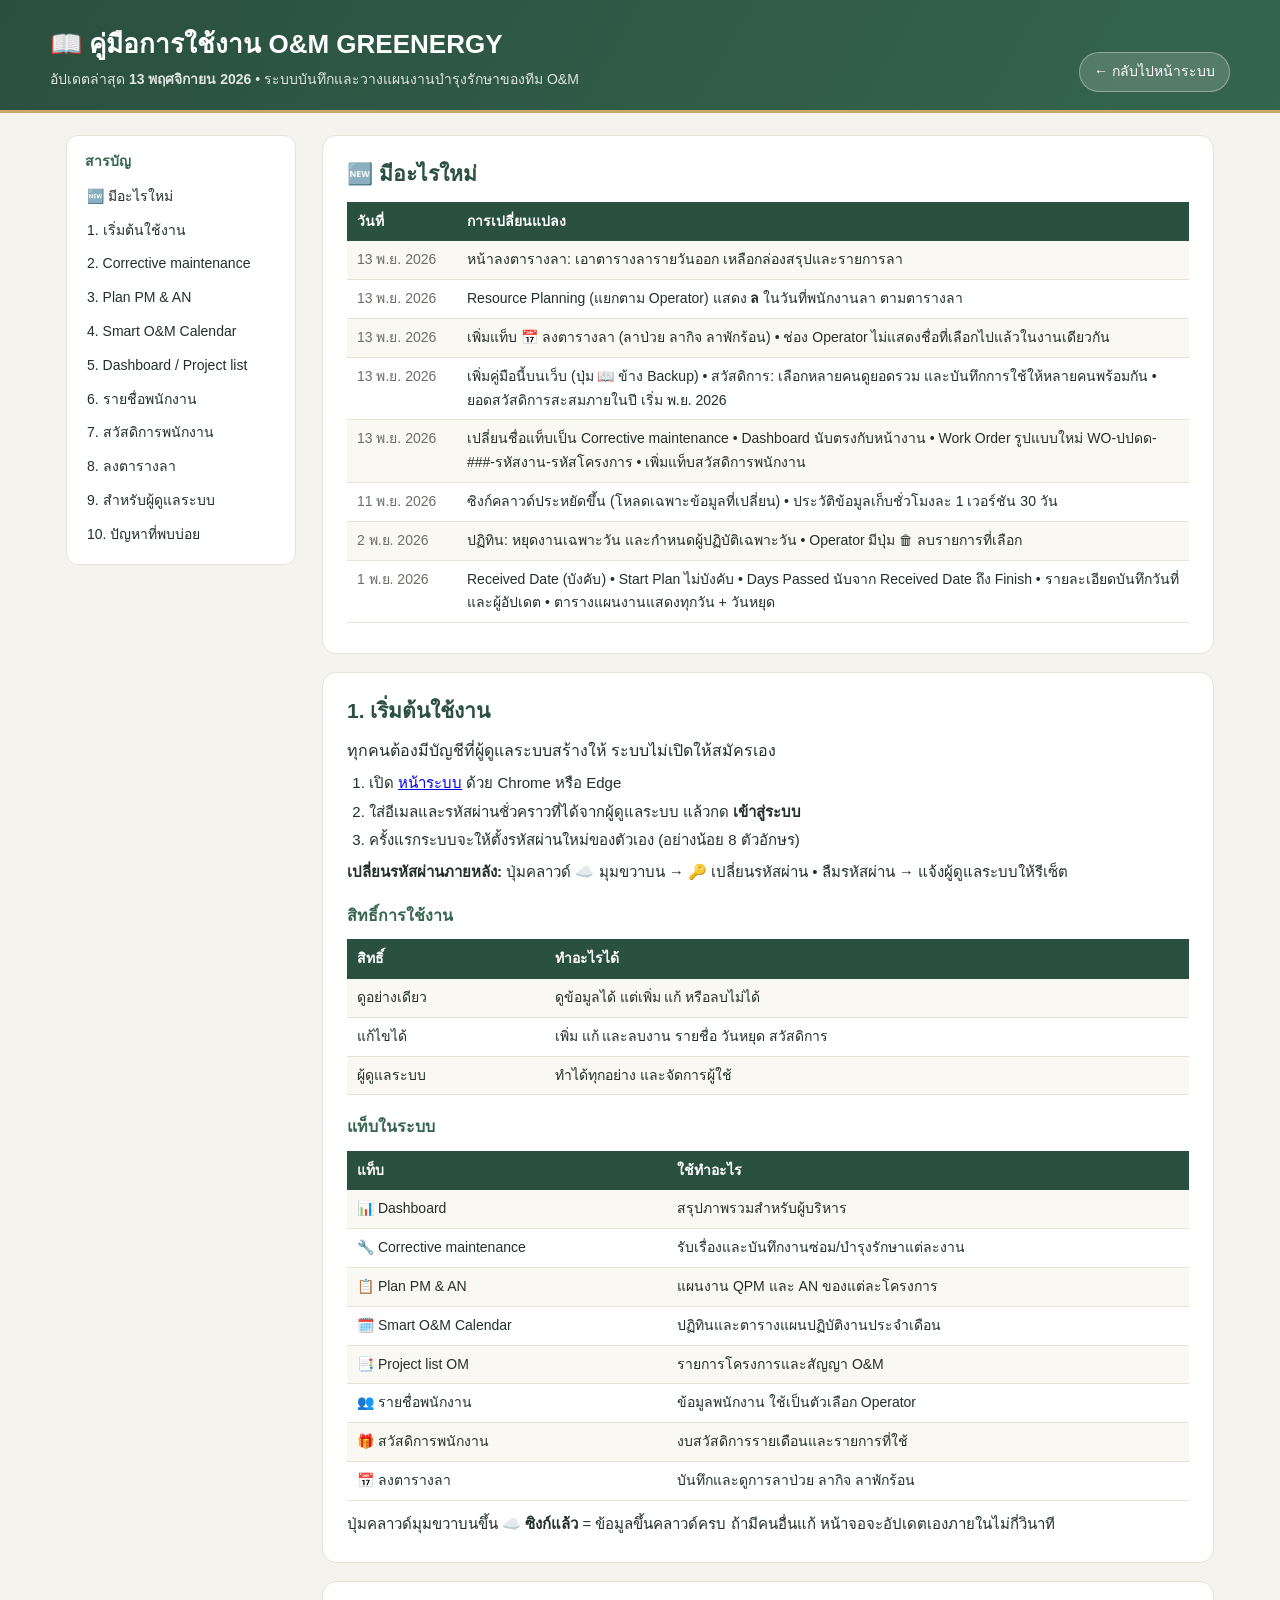
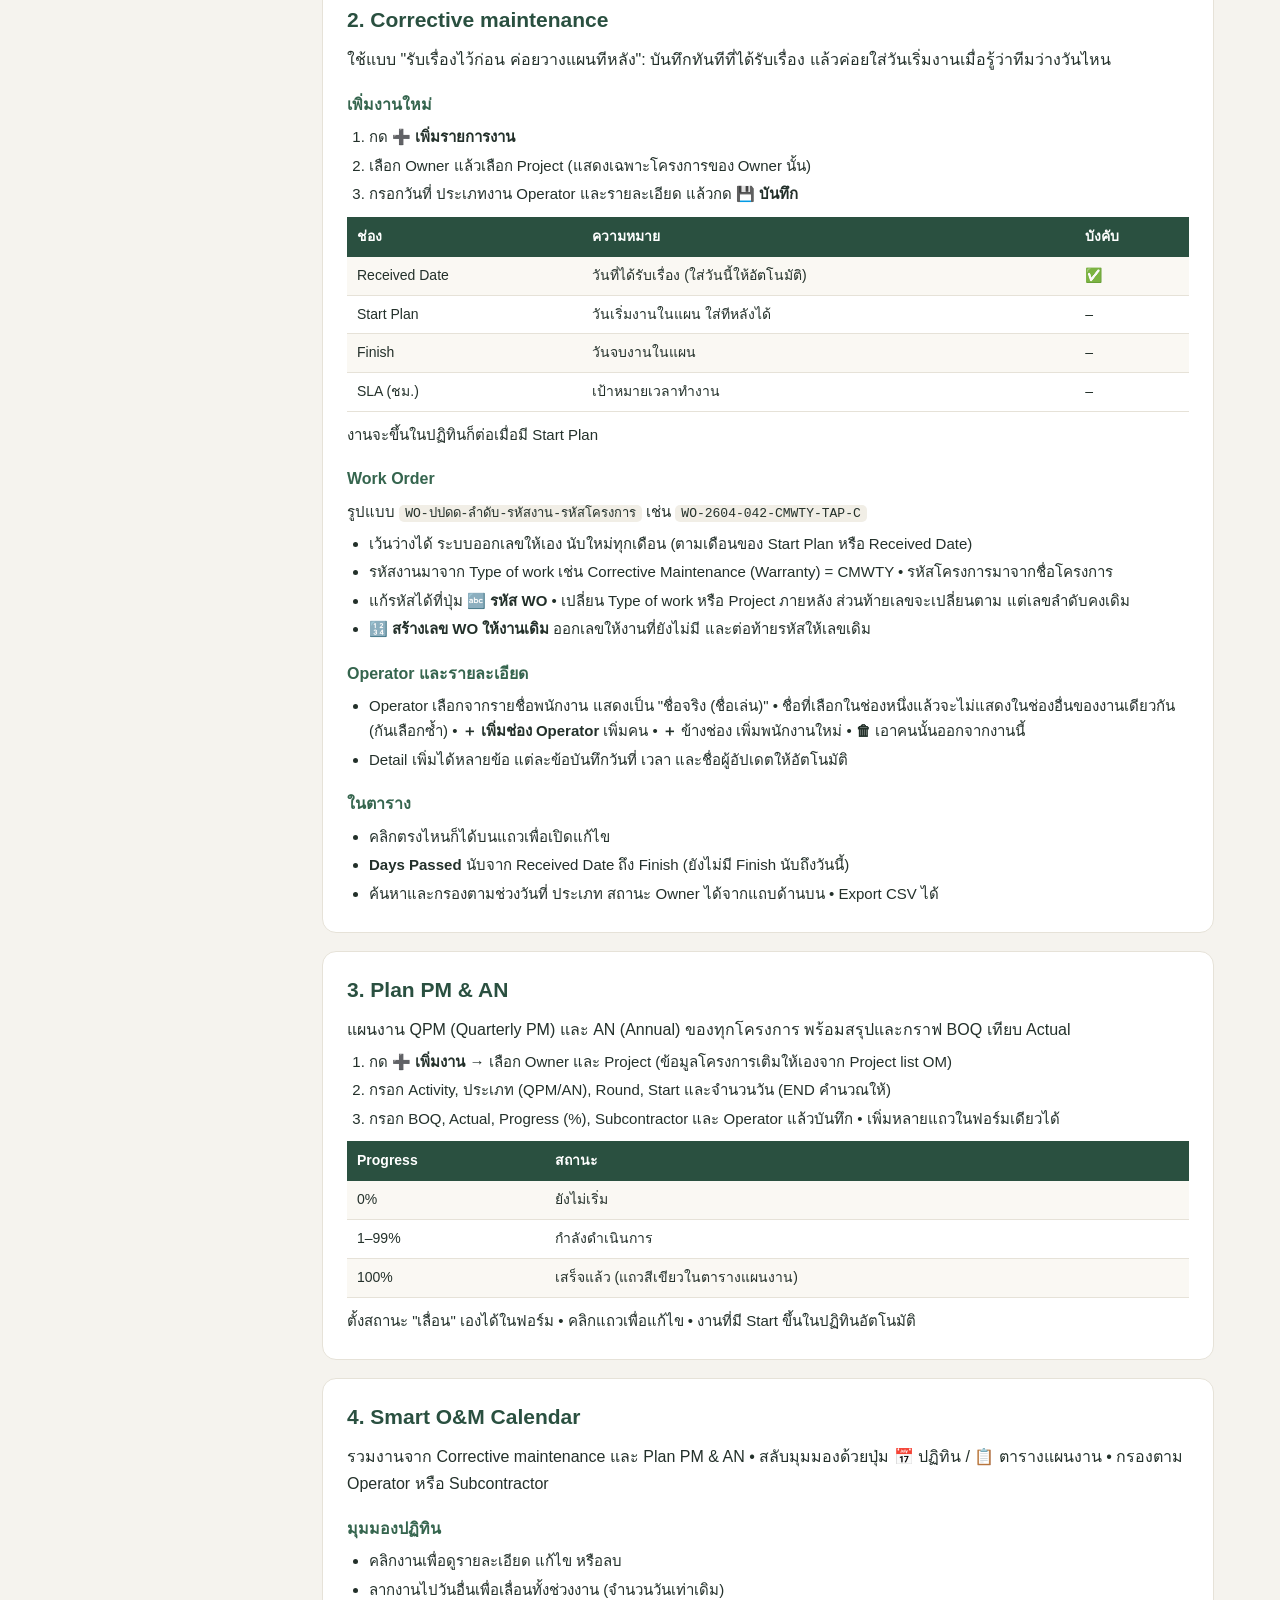
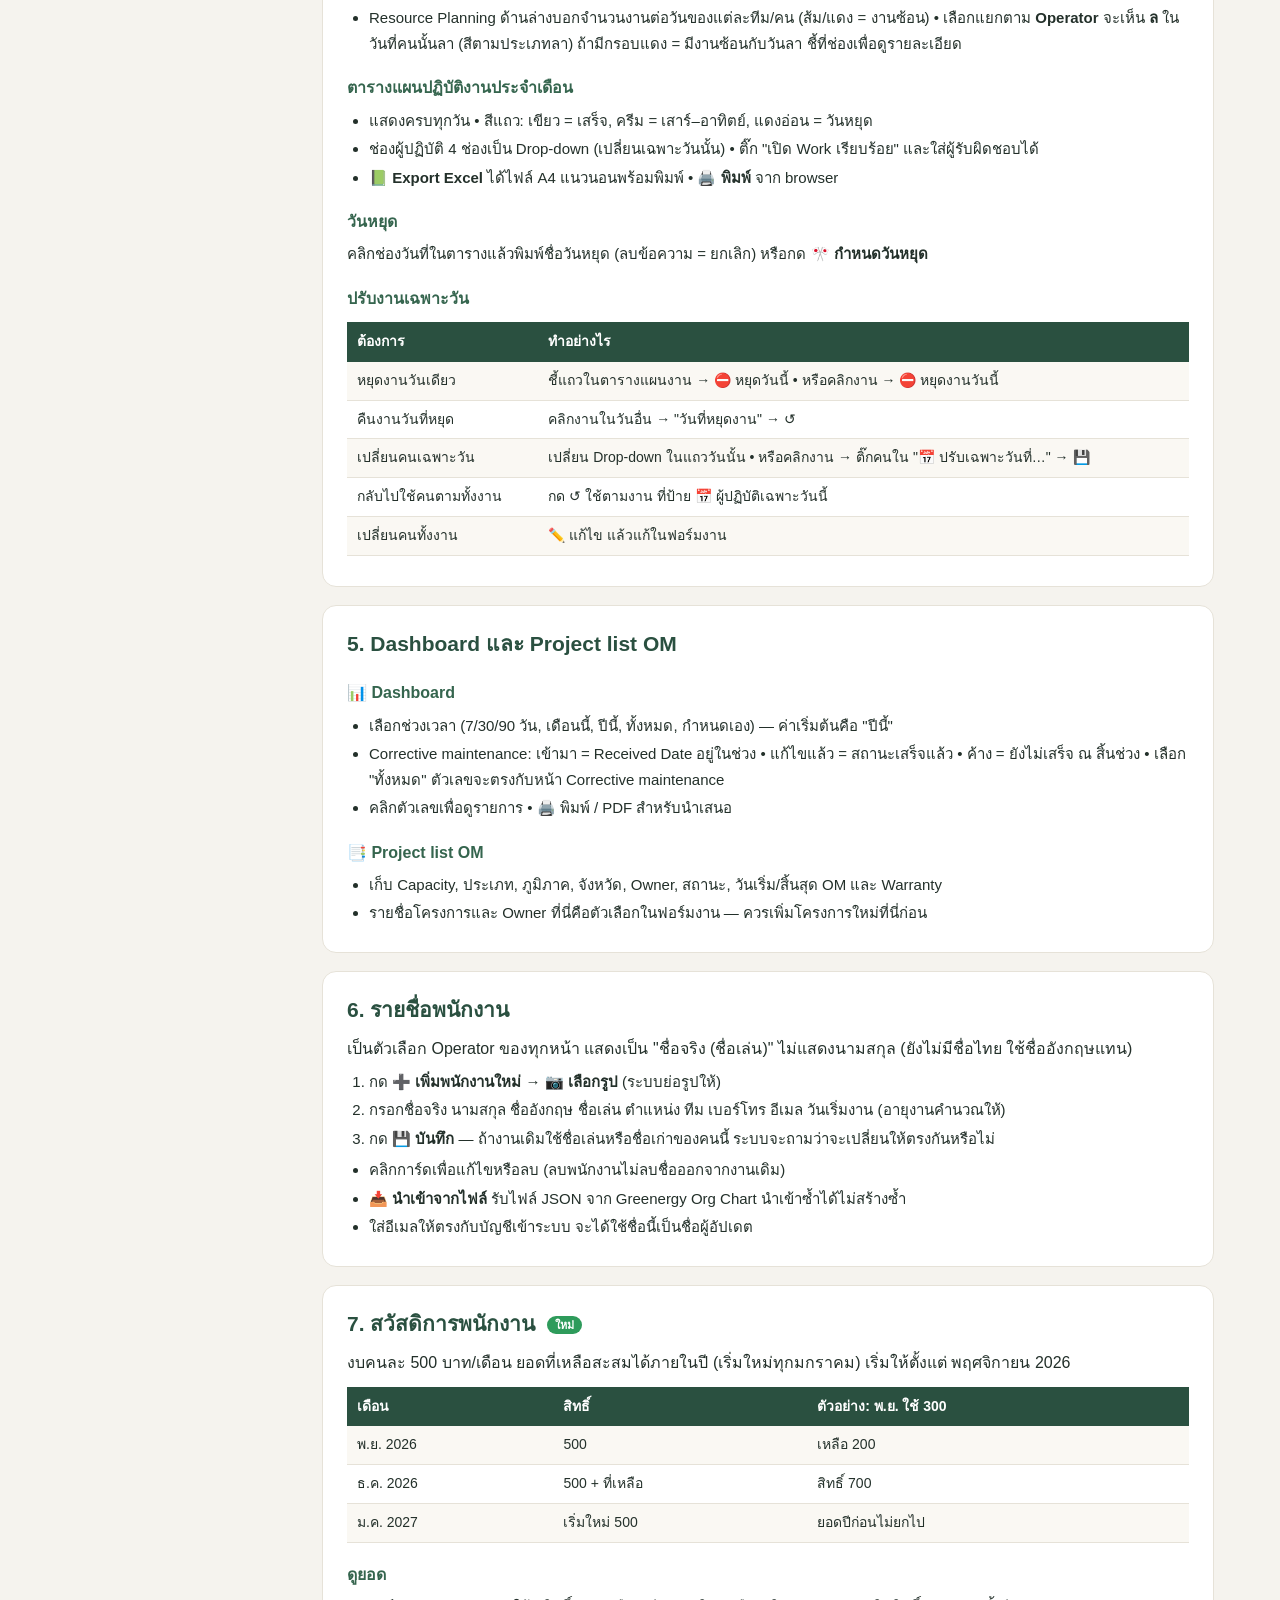
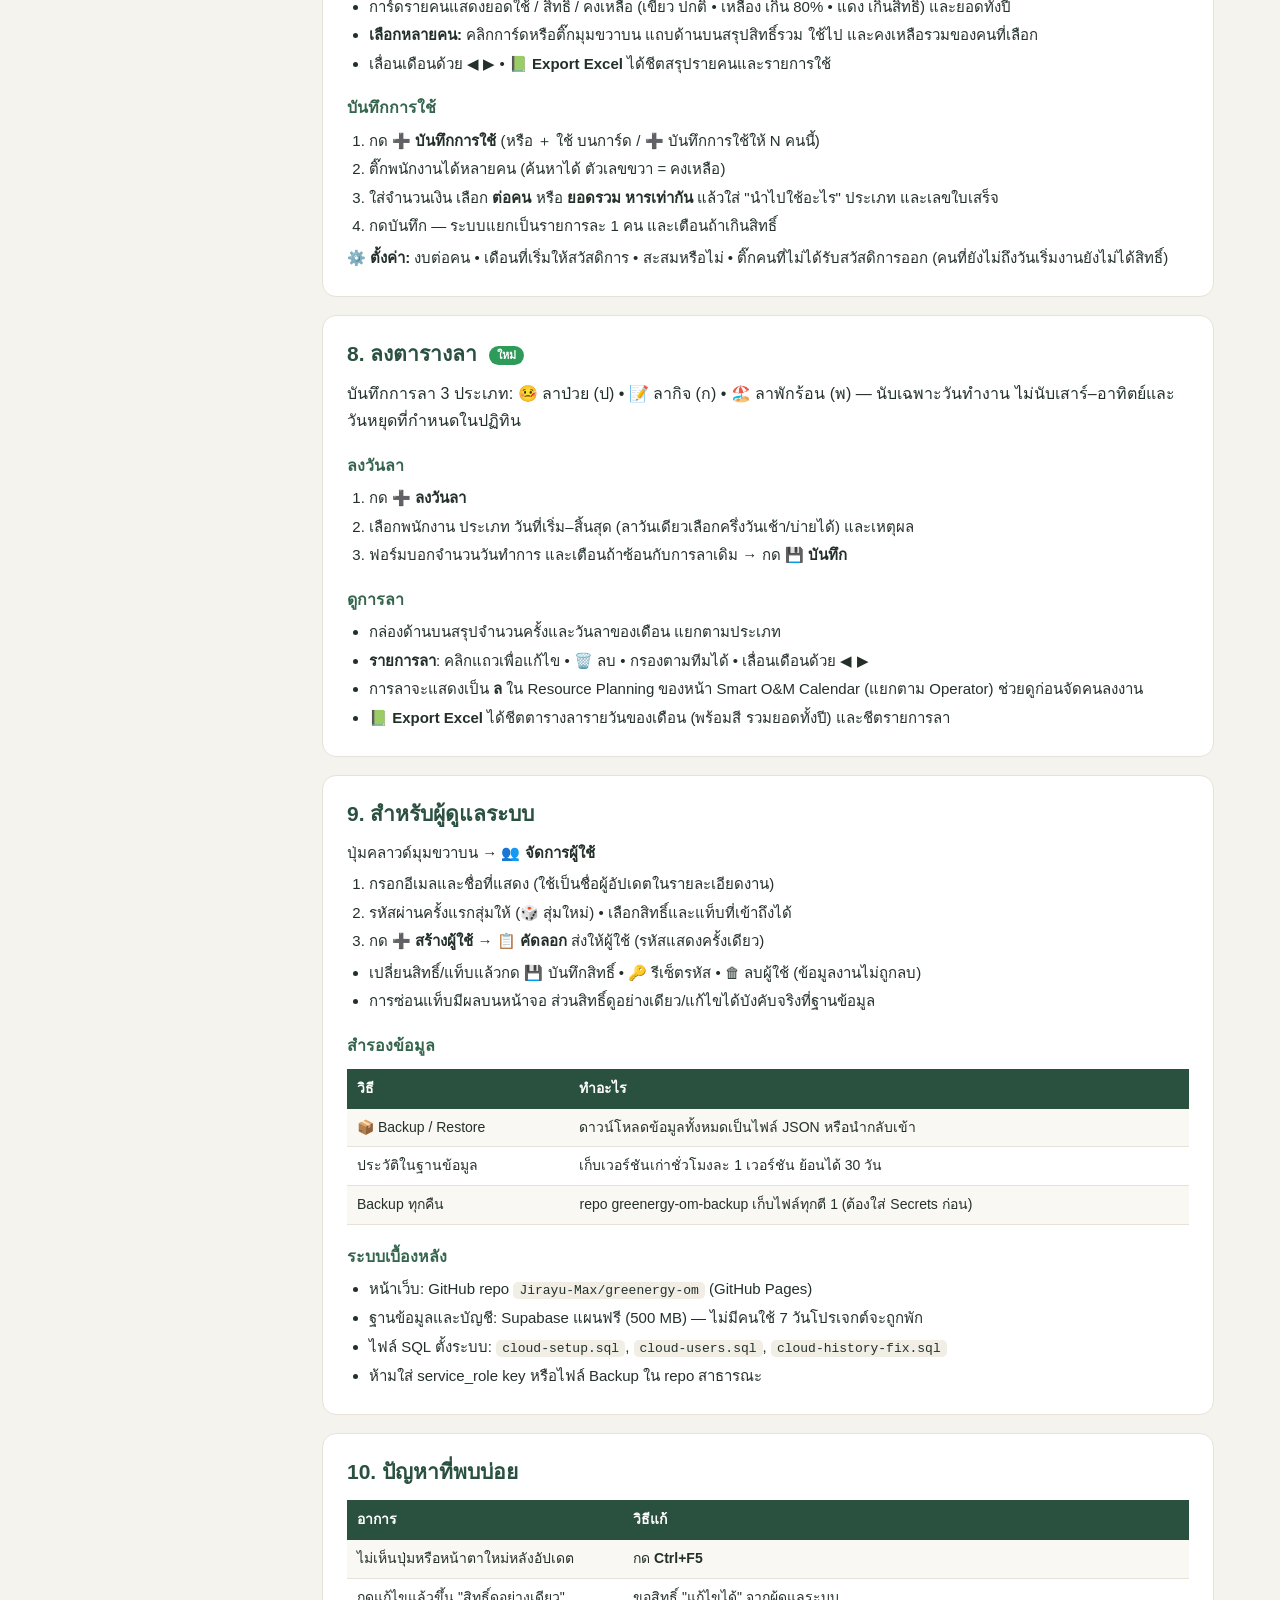
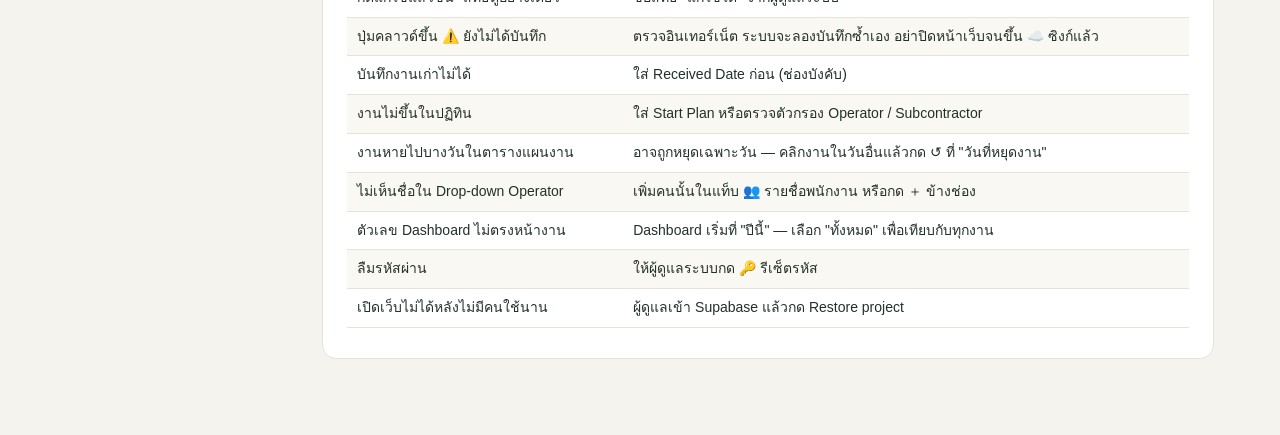
<file: manual.html>
<!DOCTYPE html>
<html lang="th">
<head>
  <meta charset="UTF-8">
  <meta name="viewport" content="width=device-width, initial-scale=1.0">
  <title>คู่มือการใช้งาน — O&amp;M GREENERGY</title>
  <link rel="icon" type="image/png" href="icon-180.png">
  <link rel="stylesheet" href="https://db.onlinewebfonts.com/c/0a54bd29f535bbdd5c69fdd2976d7b66?family=LINE+Seed+Sans+TH">
  <style>
    :root { --g: #35654E; --gd: #2A5040; --gold: #c9a96a; --ink: #23302a; --mut: #6b6f6a; --line: #e6e2d8; --bg: #F5F3EE; }
    * { box-sizing: border-box; }
    body { margin: 0; background: var(--bg); color: var(--ink); font-family: 'LINE Seed Sans TH', 'Segoe UI', Tahoma, sans-serif; font-size: 15px; line-height: 1.7; }
    header { background: linear-gradient(120deg, var(--gd), var(--g)); color: #fff; padding: 22px 24px 18px; border-bottom: 3px solid var(--gold); }
    header .in { max-width: 1180px; margin: 0 auto; display: flex; justify-content: space-between; align-items: flex-end; gap: 12px; flex-wrap: wrap; }
    header h1 { margin: 0; font-size: 26px; } header p { margin: 2px 0 0; opacity: .85; font-size: 14px; }
    header a { color: #fff; text-decoration: none; background: rgba(255,255,255,.16); border: 1px solid rgba(255,255,255,.35); padding: 7px 14px; border-radius: 999px; font-size: 14px; }
    .wrap { max-width: 1180px; margin: 0 auto; padding: 22px 16px 60px; display: grid; grid-template-columns: 230px 1fr; gap: 26px; }
    nav { position: sticky; top: 16px; align-self: start; background: #fff; border: 1px solid var(--line); border-radius: 12px; padding: 12px; font-size: 14px; }
    nav b { display: block; color: var(--g); margin: 2px 6px 6px; }
    nav a { display: block; padding: 5px 8px; border-radius: 7px; color: var(--ink); text-decoration: none; }
    nav a:hover { background: #eef5f0; color: var(--g); }
    main section { background: #fff; border: 1px solid var(--line); border-radius: 14px; padding: 20px 24px; margin-bottom: 18px; scroll-margin-top: 14px; }
    h2 { margin: 0 0 8px; color: var(--gd); font-size: 21px; } h3 { margin: 18px 0 6px; font-size: 16px; color: var(--g); }
    p { margin: 6px 0; } ol, ul { margin: 6px 0; padding-left: 22px; } li { margin: 3px 0; }
    table { width: 100%; border-collapse: collapse; margin: 10px 0; font-size: 14px; }
    th { background: var(--gd); color: #fff; text-align: left; padding: 8px 10px; font-weight: 700; }
    td { border-bottom: 1px solid var(--line); padding: 7px 10px; vertical-align: top; }
    tr:nth-child(even) td { background: #faf8f3; }
    code { background: #f1eee6; padding: 1px 6px; border-radius: 5px; font-family: Consolas, monospace; font-size: 13px; }
    .lead { font-size: 16px; } .note { background: #fdf6e6; border: 1px solid #f0dcaa; border-radius: 10px; padding: 9px 13px; margin: 10px 0; font-size: 14px; }
    .new { display: inline-block; font-size: 11px; font-weight: 700; color: #fff; background: #2e9b5b; border-radius: 999px; padding: 0 8px; margin-left: 6px; vertical-align: 2px; }
    .log td:first-child { white-space: nowrap; color: var(--mut); width: 110px; }
    @media (max-width: 820px) { .wrap { grid-template-columns: 1fr; } nav { position: static; } main section { padding: 16px; } }
    @media print { nav, header a { display: none; } .wrap { display: block; } main section { break-inside: avoid; border: 0; } }
  </style>
</head>
<body>
<header><div class="in">
  <div><h1>📖 คู่มือการใช้งาน O&amp;M GREENERGY</h1><p>อัปเดตล่าสุด <b id="upd">13 พฤศจิกายน 2026</b> • ระบบบันทึกและวางแผนงานบำรุงรักษาของทีม O&amp;M</p></div>
  <a href="./">← กลับไปหน้าระบบ</a>
</div></header>

<div class="wrap">
<nav>
  <b>สารบัญ</b>
  <a href="#new">🆕 มีอะไรใหม่</a>
  <a href="#start">1. เริ่มต้นใช้งาน</a>
  <a href="#cm">2. Corrective maintenance</a>
  <a href="#pm">3. Plan PM &amp; AN</a>
  <a href="#cal">4. Smart O&amp;M Calendar</a>
  <a href="#dash">5. Dashboard / Project list</a>
  <a href="#staff">6. รายชื่อพนักงาน</a>
  <a href="#wel">7. สวัสดิการพนักงาน</a>
  <a href="#leave">8. ลงตารางลา</a>
  <a href="#admin">9. สำหรับผู้ดูแลระบบ</a>
  <a href="#faq">10. ปัญหาที่พบบ่อย</a>
</nav>

<main>
<section id="new">
  <h2>🆕 มีอะไรใหม่</h2>
  <table class="log">
    <tr><th>วันที่</th><th>การเปลี่ยนแปลง</th></tr>
    <tr><td>13 พ.ย. 2026</td><td>หน้าลงตารางลา: เอาตารางลารายวันออก เหลือกล่องสรุปและรายการลา</td></tr>
    <tr><td>13 พ.ย. 2026</td><td>Resource Planning (แยกตาม Operator) แสดง <b>ล</b> ในวันที่พนักงานลา ตามตารางลา</td></tr>
    <tr><td>13 พ.ย. 2026</td><td>เพิ่มแท็บ 📅 ลงตารางลา (ลาป่วย ลากิจ ลาพักร้อน) • ช่อง Operator ไม่แสดงชื่อที่เลือกไปแล้วในงานเดียวกัน</td></tr>
    <tr><td>13 พ.ย. 2026</td><td>เพิ่มคู่มือนี้บนเว็บ (ปุ่ม 📖 ข้าง Backup) • สวัสดิการ: เลือกหลายคนดูยอดรวม และบันทึกการใช้ให้หลายคนพร้อมกัน • ยอดสวัสดิการสะสมภายในปี เริ่ม พ.ย. 2026</td></tr>
    <tr><td>13 พ.ย. 2026</td><td>เปลี่ยนชื่อแท็บเป็น Corrective maintenance • Dashboard นับตรงกับหน้างาน • Work Order รูปแบบใหม่ WO-ปปดด-###-รหัสงาน-รหัสโครงการ • เพิ่มแท็บสวัสดิการพนักงาน</td></tr>
    <tr><td>11 พ.ย. 2026</td><td>ซิงก์คลาวด์ประหยัดขึ้น (โหลดเฉพาะข้อมูลที่เปลี่ยน) • ประวัติข้อมูลเก็บชั่วโมงละ 1 เวอร์ชัน 30 วัน</td></tr>
    <tr><td>2 พ.ย. 2026</td><td>ปฏิทิน: หยุดงานเฉพาะวัน และกำหนดผู้ปฏิบัติเฉพาะวัน • Operator มีปุ่ม 🗑 ลบรายการที่เลือก</td></tr>
    <tr><td>1 พ.ย. 2026</td><td>Received Date (บังคับ) • Start Plan ไม่บังคับ • Days Passed นับจาก Received Date ถึง Finish • รายละเอียดบันทึกวันที่และผู้อัปเดต • ตารางแผนงานแสดงทุกวัน + วันหยุด</td></tr>
  </table>
</section>

<section id="start">
  <h2>1. เริ่มต้นใช้งาน</h2>
  <p class="lead">ทุกคนต้องมีบัญชีที่ผู้ดูแลระบบสร้างให้ ระบบไม่เปิดให้สมัครเอง</p>
  <ol>
    <li>เปิด <a href="./">หน้าระบบ</a> ด้วย Chrome หรือ Edge</li>
    <li>ใส่อีเมลและรหัสผ่านชั่วคราวที่ได้จากผู้ดูแลระบบ แล้วกด <b>เข้าสู่ระบบ</b></li>
    <li>ครั้งแรกระบบจะให้ตั้งรหัสผ่านใหม่ของตัวเอง (อย่างน้อย 8 ตัวอักษร)</li>
  </ol>
  <p><b>เปลี่ยนรหัสผ่านภายหลัง:</b> ปุ่มคลาวด์ ☁️ มุมขวาบน → 🔑 เปลี่ยนรหัสผ่าน • ลืมรหัสผ่าน → แจ้งผู้ดูแลระบบให้รีเซ็ต</p>
  <h3>สิทธิ์การใช้งาน</h3>
  <table><tr><th>สิทธิ์</th><th>ทำอะไรได้</th></tr>
    <tr><td>ดูอย่างเดียว</td><td>ดูข้อมูลได้ แต่เพิ่ม แก้ หรือลบไม่ได้</td></tr>
    <tr><td>แก้ไขได้</td><td>เพิ่ม แก้ และลบงาน รายชื่อ วันหยุด สวัสดิการ</td></tr>
    <tr><td>ผู้ดูแลระบบ</td><td>ทำได้ทุกอย่าง และจัดการผู้ใช้</td></tr></table>
  <h3>แท็บในระบบ</h3>
  <table><tr><th>แท็บ</th><th>ใช้ทำอะไร</th></tr>
    <tr><td>📊 Dashboard</td><td>สรุปภาพรวมสำหรับผู้บริหาร</td></tr>
    <tr><td>🔧 Corrective maintenance</td><td>รับเรื่องและบันทึกงานซ่อม/บำรุงรักษาแต่ละงาน</td></tr>
    <tr><td>📋 Plan PM &amp; AN</td><td>แผนงาน QPM และ AN ของแต่ละโครงการ</td></tr>
    <tr><td>🗓️ Smart O&amp;M Calendar</td><td>ปฏิทินและตารางแผนปฏิบัติงานประจำเดือน</td></tr>
    <tr><td>📑 Project list OM</td><td>รายการโครงการและสัญญา O&amp;M</td></tr>
    <tr><td>👥 รายชื่อพนักงาน</td><td>ข้อมูลพนักงาน ใช้เป็นตัวเลือก Operator</td></tr>
    <tr><td>🎁 สวัสดิการพนักงาน</td><td>งบสวัสดิการรายเดือนและรายการที่ใช้</td></tr>
    <tr><td>📅 ลงตารางลา</td><td>บันทึกและดูการลาป่วย ลากิจ ลาพักร้อน</td></tr></table>
  <p>ปุ่มคลาวด์มุมขวาบนขึ้น <b>☁️ ซิงก์แล้ว</b> = ข้อมูลขึ้นคลาวด์ครบ ถ้ามีคนอื่นแก้ หน้าจอจะอัปเดตเองภายในไม่กี่วินาที</p>
</section>

<section id="cm">
  <h2>2. Corrective maintenance</h2>
  <p class="lead">ใช้แบบ "รับเรื่องไว้ก่อน ค่อยวางแผนทีหลัง": บันทึกทันทีที่ได้รับเรื่อง แล้วค่อยใส่วันเริ่มงานเมื่อรู้ว่าทีมว่างวันไหน</p>
  <h3>เพิ่มงานใหม่</h3>
  <ol>
    <li>กด <b>➕ เพิ่มรายการงาน</b></li>
    <li>เลือก Owner แล้วเลือก Project (แสดงเฉพาะโครงการของ Owner นั้น)</li>
    <li>กรอกวันที่ ประเภทงาน Operator และรายละเอียด แล้วกด <b>💾 บันทึก</b></li>
  </ol>
  <table><tr><th>ช่อง</th><th>ความหมาย</th><th>บังคับ</th></tr>
    <tr><td>Received Date</td><td>วันที่ได้รับเรื่อง (ใส่วันนี้ให้อัตโนมัติ)</td><td>✅</td></tr>
    <tr><td>Start Plan</td><td>วันเริ่มงานในแผน ใส่ทีหลังได้</td><td>–</td></tr>
    <tr><td>Finish</td><td>วันจบงานในแผน</td><td>–</td></tr>
    <tr><td>SLA (ชม.)</td><td>เป้าหมายเวลาทำงาน</td><td>–</td></tr></table>
  <p>งานจะขึ้นในปฏิทินก็ต่อเมื่อมี Start Plan</p>
  <h3>Work Order</h3>
  <p>รูปแบบ <code>WO-ปปดด-ลำดับ-รหัสงาน-รหัสโครงการ</code> เช่น <code>WO-2604-042-CMWTY-TAP-C</code></p>
  <ul>
    <li>เว้นว่างได้ ระบบออกเลขให้เอง นับใหม่ทุกเดือน (ตามเดือนของ Start Plan หรือ Received Date)</li>
    <li>รหัสงานมาจาก Type of work เช่น Corrective Maintenance (Warranty) = CMWTY • รหัสโครงการมาจากชื่อโครงการ</li>
    <li>แก้รหัสได้ที่ปุ่ม <b>🔤 รหัส WO</b> • เปลี่ยน Type of work หรือ Project ภายหลัง ส่วนท้ายเลขจะเปลี่ยนตาม แต่เลขลำดับคงเดิม</li>
    <li><b>🔢 สร้างเลข WO ให้งานเดิม</b> ออกเลขให้งานที่ยังไม่มี และต่อท้ายรหัสให้เลขเดิม</li>
  </ul>
  <h3>Operator และรายละเอียด</h3>
  <ul>
    <li>Operator เลือกจากรายชื่อพนักงาน แสดงเป็น "ชื่อจริง (ชื่อเล่น)" • ชื่อที่เลือกในช่องหนึ่งแล้วจะไม่แสดงในช่องอื่นของงานเดียวกัน (กันเลือกซ้ำ) • <b>＋ เพิ่มช่อง Operator</b> เพิ่มคน • <b>＋</b> ข้างช่อง เพิ่มพนักงานใหม่ • <b>🗑</b> เอาคนนั้นออกจากงานนี้</li>
    <li>Detail เพิ่มได้หลายข้อ แต่ละข้อบันทึกวันที่ เวลา และชื่อผู้อัปเดตให้อัตโนมัติ</li>
  </ul>
  <h3>ในตาราง</h3>
  <ul>
    <li>คลิกตรงไหนก็ได้บนแถวเพื่อเปิดแก้ไข</li>
    <li><b>Days Passed</b> นับจาก Received Date ถึง Finish (ยังไม่มี Finish นับถึงวันนี้)</li>
    <li>ค้นหาและกรองตามช่วงวันที่ ประเภท สถานะ Owner ได้จากแถบด้านบน • Export CSV ได้</li>
  </ul>
</section>

<section id="pm">
  <h2>3. Plan PM &amp; AN</h2>
  <p class="lead">แผนงาน QPM (Quarterly PM) และ AN (Annual) ของทุกโครงการ พร้อมสรุปและกราฟ BOQ เทียบ Actual</p>
  <ol>
    <li>กด <b>➕ เพิ่มงาน</b> → เลือก Owner และ Project (ข้อมูลโครงการเติมให้เองจาก Project list OM)</li>
    <li>กรอก Activity, ประเภท (QPM/AN), Round, Start และจำนวนวัน (END คำนวณให้)</li>
    <li>กรอก BOQ, Actual, Progress (%), Subcontractor และ Operator แล้วบันทึก • เพิ่มหลายแถวในฟอร์มเดียวได้</li>
  </ol>
  <table><tr><th>Progress</th><th>สถานะ</th></tr>
    <tr><td>0%</td><td>ยังไม่เริ่ม</td></tr><tr><td>1–99%</td><td>กำลังดำเนินการ</td></tr><tr><td>100%</td><td>เสร็จแล้ว (แถวสีเขียวในตารางแผนงาน)</td></tr></table>
  <p>ตั้งสถานะ "เลื่อน" เองได้ในฟอร์ม • คลิกแถวเพื่อแก้ไข • งานที่มี Start ขึ้นในปฏิทินอัตโนมัติ</p>
</section>

<section id="cal">
  <h2>4. Smart O&amp;M Calendar</h2>
  <p class="lead">รวมงานจาก Corrective maintenance และ Plan PM &amp; AN • สลับมุมมองด้วยปุ่ม 📅 ปฏิทิน / 📋 ตารางแผนงาน • กรองตาม Operator หรือ Subcontractor</p>
  <h3>มุมมองปฏิทิน</h3>
  <ul><li>คลิกงานเพื่อดูรายละเอียด แก้ไข หรือลบ</li><li>ลากงานไปวันอื่นเพื่อเลื่อนทั้งช่วงงาน (จำนวนวันเท่าเดิม)</li><li>Resource Planning ด้านล่างบอกจำนวนงานต่อวันของแต่ละทีม/คน (ส้ม/แดง = งานซ้อน) • เลือกแยกตาม <b>Operator</b> จะเห็น <b>ล</b> ในวันที่คนนั้นลา (สีตามประเภทลา) ถ้ามีกรอบแดง = มีงานซ้อนกับวันลา ชี้ที่ช่องเพื่อดูรายละเอียด</li></ul>
  <h3>ตารางแผนปฏิบัติงานประจำเดือน</h3>
  <ul><li>แสดงครบทุกวัน • สีแถว: เขียว = เสร็จ, ครีม = เสาร์–อาทิตย์, แดงอ่อน = วันหยุด</li>
    <li>ช่องผู้ปฏิบัติ 4 ช่องเป็น Drop-down (เปลี่ยนเฉพาะวันนั้น) • ติ๊ก "เปิด Work เรียบร้อย" และใส่ผู้รับผิดชอบได้</li>
    <li><b>📗 Export Excel</b> ได้ไฟล์ A4 แนวนอนพร้อมพิมพ์ • <b>🖨️ พิมพ์</b> จาก browser</li></ul>
  <h3>วันหยุด</h3>
  <p>คลิกช่องวันที่ในตารางแล้วพิมพ์ชื่อวันหยุด (ลบข้อความ = ยกเลิก) หรือกด <b>🎌 กำหนดวันหยุด</b></p>
  <h3>ปรับงานเฉพาะวัน</h3>
  <table><tr><th>ต้องการ</th><th>ทำอย่างไร</th></tr>
    <tr><td>หยุดงานวันเดียว</td><td>ชี้แถวในตารางแผนงาน → ⛔ หยุดวันนี้ • หรือคลิกงาน → ⛔ หยุดงานวันนี้</td></tr>
    <tr><td>คืนงานวันที่หยุด</td><td>คลิกงานในวันอื่น → "วันที่หยุดงาน" → ↺</td></tr>
    <tr><td>เปลี่ยนคนเฉพาะวัน</td><td>เปลี่ยน Drop-down ในแถววันนั้น • หรือคลิกงาน → ติ๊กคนใน "📅 ปรับเฉพาะวันที่…" → 💾</td></tr>
    <tr><td>กลับไปใช้คนตามทั้งงาน</td><td>กด ↺ ใช้ตามงาน ที่ป้าย 📅 ผู้ปฏิบัติเฉพาะวันนี้</td></tr>
    <tr><td>เปลี่ยนคนทั้งงาน</td><td>✏️ แก้ไข แล้วแก้ในฟอร์มงาน</td></tr></table>
</section>

<section id="dash">
  <h2>5. Dashboard และ Project list OM</h2>
  <h3>📊 Dashboard</h3>
  <ul><li>เลือกช่วงเวลา (7/30/90 วัน, เดือนนี้, ปีนี้, ทั้งหมด, กำหนดเอง) — ค่าเริ่มต้นคือ "ปีนี้"</li>
    <li>Corrective maintenance: เข้ามา = Received Date อยู่ในช่วง • แก้ไขแล้ว = สถานะเสร็จแล้ว • ค้าง = ยังไม่เสร็จ ณ สิ้นช่วง • เลือก "ทั้งหมด" ตัวเลขจะตรงกับหน้า Corrective maintenance</li>
    <li>คลิกตัวเลขเพื่อดูรายการ • 🖨️ พิมพ์ / PDF สำหรับนำเสนอ</li></ul>
  <h3>📑 Project list OM</h3>
  <ul><li>เก็บ Capacity, ประเภท, ภูมิภาค, จังหวัด, Owner, สถานะ, วันเริ่ม/สิ้นสุด OM และ Warranty</li>
    <li>รายชื่อโครงการและ Owner ที่นี่คือตัวเลือกในฟอร์มงาน — ควรเพิ่มโครงการใหม่ที่นี่ก่อน</li></ul>
</section>

<section id="staff">
  <h2>6. รายชื่อพนักงาน</h2>
  <p class="lead">เป็นตัวเลือก Operator ของทุกหน้า แสดงเป็น "ชื่อจริง (ชื่อเล่น)" ไม่แสดงนามสกุล (ยังไม่มีชื่อไทย ใช้ชื่ออังกฤษแทน)</p>
  <ol><li>กด <b>➕ เพิ่มพนักงานใหม่</b> → <b>📷 เลือกรูป</b> (ระบบย่อรูปให้)</li>
    <li>กรอกชื่อจริง นามสกุล ชื่ออังกฤษ ชื่อเล่น ตำแหน่ง ทีม เบอร์โทร อีเมล วันเริ่มงาน (อายุงานคำนวณให้)</li>
    <li>กด <b>💾 บันทึก</b> — ถ้างานเดิมใช้ชื่อเล่นหรือชื่อเก่าของคนนี้ ระบบจะถามว่าจะเปลี่ยนให้ตรงกันหรือไม่</li></ol>
  <ul><li>คลิกการ์ดเพื่อแก้ไขหรือลบ (ลบพนักงานไม่ลบชื่อออกจากงานเดิม)</li>
    <li><b>📥 นำเข้าจากไฟล์</b> รับไฟล์ JSON จาก Greenergy Org Chart นำเข้าซ้ำได้ไม่สร้างซ้ำ</li>
    <li>ใส่อีเมลให้ตรงกับบัญชีเข้าระบบ จะได้ใช้ชื่อนี้เป็นชื่อผู้อัปเดต</li></ul>
</section>

<section id="wel">
  <h2>7. สวัสดิการพนักงาน <span class="new">ใหม่</span></h2>
  <p class="lead">งบคนละ 500 บาท/เดือน ยอดที่เหลือสะสมได้ภายในปี (เริ่มใหม่ทุกมกราคม) เริ่มให้ตั้งแต่ พฤศจิกายน 2026</p>
  <table><tr><th>เดือน</th><th>สิทธิ์</th><th>ตัวอย่าง: พ.ย. ใช้ 300</th></tr>
    <tr><td>พ.ย. 2026</td><td>500</td><td>เหลือ 200</td></tr>
    <tr><td>ธ.ค. 2026</td><td>500 + ที่เหลือ</td><td>สิทธิ์ 700</td></tr>
    <tr><td>ม.ค. 2027</td><td>เริ่มใหม่ 500</td><td>ยอดปีก่อนไม่ยกไป</td></tr></table>
  <h3>ดูยอด</h3>
  <ul><li>การ์ดรายคนแสดงยอดใช้ / สิทธิ์ / คงเหลือ (เขียว ปกติ • เหลือง เกิน 80% • แดง เกินสิทธิ์) และยอดทั้งปี</li>
    <li><b>เลือกหลายคน:</b> คลิกการ์ดหรือติ๊กมุมขวาบน แถบด้านบนสรุปสิทธิ์รวม ใช้ไป และคงเหลือรวมของคนที่เลือก</li>
    <li>เลื่อนเดือนด้วย ◀ ▶ • <b>📗 Export Excel</b> ได้ชีตสรุปรายคนและรายการใช้</li></ul>
  <h3>บันทึกการใช้</h3>
  <ol><li>กด <b>➕ บันทึกการใช้</b> (หรือ ＋ ใช้ บนการ์ด / ➕ บันทึกการใช้ให้ N คนนี้)</li>
    <li>ติ๊กพนักงานได้หลายคน (ค้นหาได้ ตัวเลขขวา = คงเหลือ)</li>
    <li>ใส่จำนวนเงิน เลือก <b>ต่อคน</b> หรือ <b>ยอดรวม หารเท่ากัน</b> แล้วใส่ "นำไปใช้อะไร" ประเภท และเลขใบเสร็จ</li>
    <li>กดบันทึก — ระบบแยกเป็นรายการละ 1 คน และเตือนถ้าเกินสิทธิ์</li></ol>
  <p><b>⚙️ ตั้งค่า:</b> งบต่อคน • เดือนที่เริ่มให้สวัสดิการ • สะสมหรือไม่ • ติ๊กคนที่ไม่ได้รับสวัสดิการออก (คนที่ยังไม่ถึงวันเริ่มงานยังไม่ได้สิทธิ์)</p>
</section>

<section id="leave">
  <h2>8. ลงตารางลา <span class="new">ใหม่</span></h2>
  <p class="lead">บันทึกการลา 3 ประเภท: 🤒 ลาป่วย (ป) • 📝 ลากิจ (ก) • 🏖️ ลาพักร้อน (พ) — นับเฉพาะวันทำงาน ไม่นับเสาร์–อาทิตย์และวันหยุดที่กำหนดในปฏิทิน</p>
  <h3>ลงวันลา</h3>
  <ol><li>กด <b>➕ ลงวันลา</b></li>
    <li>เลือกพนักงาน ประเภท วันที่เริ่ม–สิ้นสุด (ลาวันเดียวเลือกครึ่งวันเช้า/บ่ายได้) และเหตุผล</li>
    <li>ฟอร์มบอกจำนวนวันทำการ และเตือนถ้าซ้อนกับการลาเดิม → กด <b>💾 บันทึก</b></li></ol>
  <h3>ดูการลา</h3>
  <ul><li>กล่องด้านบนสรุปจำนวนครั้งและวันลาของเดือน แยกตามประเภท</li>
    <li><b>รายการลา</b>: คลิกแถวเพื่อแก้ไข • 🗑️ ลบ • กรองตามทีมได้ • เลื่อนเดือนด้วย ◀ ▶</li>
    <li>การลาจะแสดงเป็น <b>ล</b> ใน Resource Planning ของหน้า Smart O&amp;M Calendar (แยกตาม Operator) ช่วยดูก่อนจัดคนลงงาน</li>
    <li><b>📗 Export Excel</b> ได้ชีตตารางลารายวันของเดือน (พร้อมสี รวมยอดทั้งปี) และชีตรายการลา</li></ul>
</section>

<section id="admin">
  <h2>9. สำหรับผู้ดูแลระบบ</h2>
  <p>ปุ่มคลาวด์มุมขวาบน → <b>👥 จัดการผู้ใช้</b></p>
  <ol><li>กรอกอีเมลและชื่อที่แสดง (ใช้เป็นชื่อผู้อัปเดตในรายละเอียดงาน)</li>
    <li>รหัสผ่านครั้งแรกสุ่มให้ (🎲 สุ่มใหม่) • เลือกสิทธิ์และแท็บที่เข้าถึงได้</li>
    <li>กด <b>➕ สร้างผู้ใช้</b> → <b>📋 คัดลอก</b> ส่งให้ผู้ใช้ (รหัสแสดงครั้งเดียว)</li></ol>
  <ul><li>เปลี่ยนสิทธิ์/แท็บแล้วกด 💾 บันทึกสิทธิ์ • 🔑 รีเซ็ตรหัส • 🗑 ลบผู้ใช้ (ข้อมูลงานไม่ถูกลบ)</li>
    <li>การซ่อนแท็บมีผลบนหน้าจอ ส่วนสิทธิ์ดูอย่างเดียว/แก้ไขได้บังคับจริงที่ฐานข้อมูล</li></ul>
  <h3>สำรองข้อมูล</h3>
  <table><tr><th>วิธี</th><th>ทำอะไร</th></tr>
    <tr><td>📦 Backup / Restore</td><td>ดาวน์โหลดข้อมูลทั้งหมดเป็นไฟล์ JSON หรือนำกลับเข้า</td></tr>
    <tr><td>ประวัติในฐานข้อมูล</td><td>เก็บเวอร์ชันเก่าชั่วโมงละ 1 เวอร์ชัน ย้อนได้ 30 วัน</td></tr>
    <tr><td>Backup ทุกคืน</td><td>repo greenergy-om-backup เก็บไฟล์ทุกตี 1 (ต้องใส่ Secrets ก่อน)</td></tr></table>
  <h3>ระบบเบื้องหลัง</h3>
  <ul><li>หน้าเว็บ: GitHub repo <code>Jirayu-Max/greenergy-om</code> (GitHub Pages)</li>
    <li>ฐานข้อมูลและบัญชี: Supabase แผนฟรี (500 MB) — ไม่มีคนใช้ 7 วันโปรเจกต์จะถูกพัก</li>
    <li>ไฟล์ SQL ตั้งระบบ: <code>cloud-setup.sql</code>, <code>cloud-users.sql</code>, <code>cloud-history-fix.sql</code></li>
    <li>ห้ามใส่ service_role key หรือไฟล์ Backup ใน repo สาธารณะ</li></ul>
</section>

<section id="faq">
  <h2>10. ปัญหาที่พบบ่อย</h2>
  <table><tr><th>อาการ</th><th>วิธีแก้</th></tr>
    <tr><td>ไม่เห็นปุ่มหรือหน้าตาใหม่หลังอัปเดต</td><td>กด <b>Ctrl+F5</b></td></tr>
    <tr><td>กดแก้ไขแล้วขึ้น "สิทธิ์ดูอย่างเดียว"</td><td>ขอสิทธิ์ "แก้ไขได้" จากผู้ดูแลระบบ</td></tr>
    <tr><td>ปุ่มคลาวด์ขึ้น ⚠️ ยังไม่ได้บันทึก</td><td>ตรวจอินเทอร์เน็ต ระบบจะลองบันทึกซ้ำเอง อย่าปิดหน้าเว็บจนขึ้น ☁️ ซิงก์แล้ว</td></tr>
    <tr><td>บันทึกงานเก่าไม่ได้</td><td>ใส่ Received Date ก่อน (ช่องบังคับ)</td></tr>
    <tr><td>งานไม่ขึ้นในปฏิทิน</td><td>ใส่ Start Plan หรือตรวจตัวกรอง Operator / Subcontractor</td></tr>
    <tr><td>งานหายไปบางวันในตารางแผนงาน</td><td>อาจถูกหยุดเฉพาะวัน — คลิกงานในวันอื่นแล้วกด ↺ ที่ "วันที่หยุดงาน"</td></tr>
    <tr><td>ไม่เห็นชื่อใน Drop-down Operator</td><td>เพิ่มคนนั้นในแท็บ 👥 รายชื่อพนักงาน หรือกด ＋ ข้างช่อง</td></tr>
    <tr><td>ตัวเลข Dashboard ไม่ตรงหน้างาน</td><td>Dashboard เริ่มที่ "ปีนี้" — เลือก "ทั้งหมด" เพื่อเทียบกับทุกงาน</td></tr>
    <tr><td>ลืมรหัสผ่าน</td><td>ให้ผู้ดูแลระบบกด 🔑 รีเซ็ตรหัส</td></tr>
    <tr><td>เปิดเว็บไม่ได้หลังไม่มีคนใช้นาน</td><td>ผู้ดูแลเข้า Supabase แล้วกด Restore project</td></tr></table>
</section>
</main>
</div>
</body>
</html>
</file>
